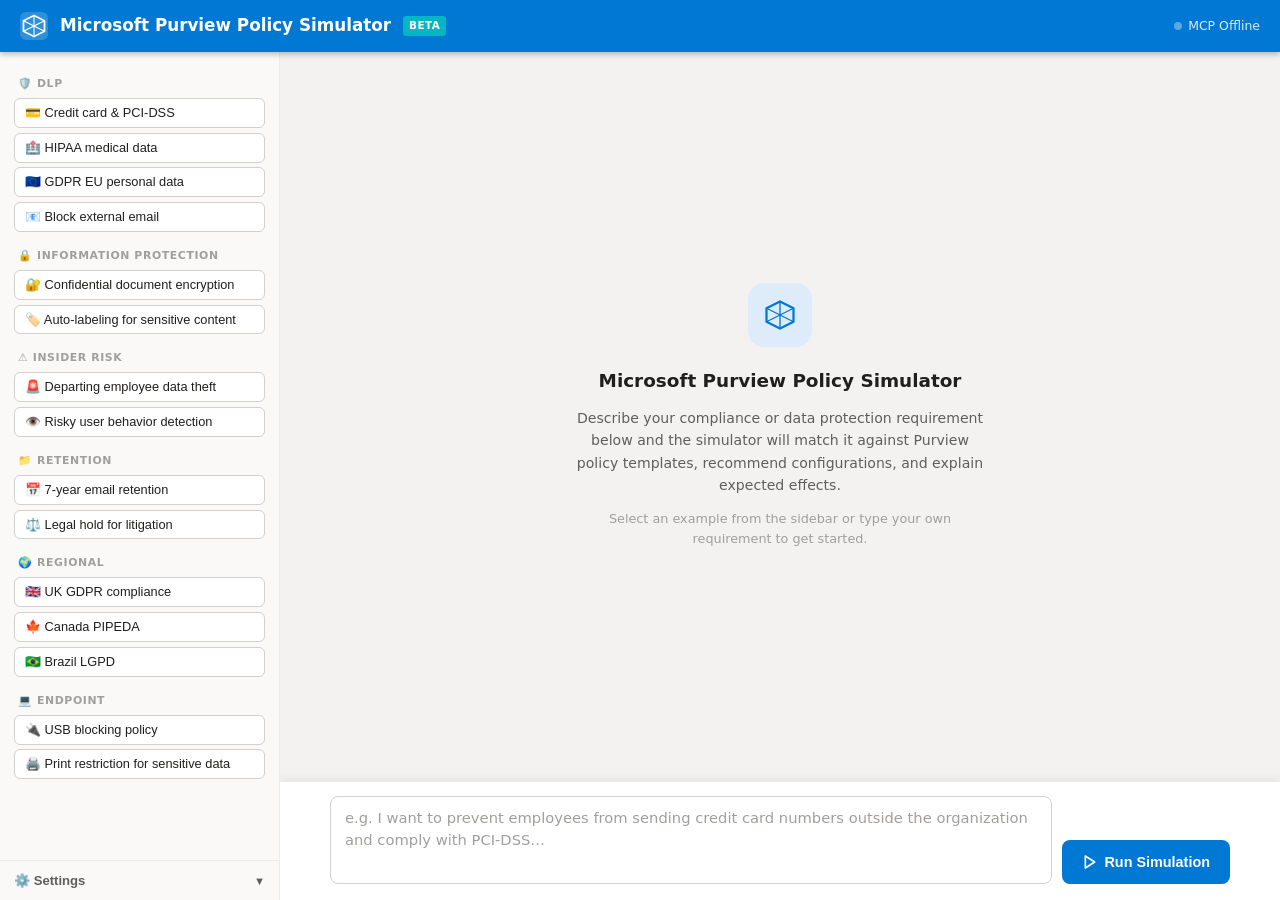
<file: templates/index.html>
<!DOCTYPE html>
<html lang="en">
<head>
  <meta charset="UTF-8" />
  <meta name="viewport" content="width=device-width, initial-scale=1.0" />
  <title>Microsoft Purview Policy Simulator</title>
  <style>
    /* ── Reset & Base ──────────────────────────────────────────────────── */
    *, *::before, *::after { box-sizing: border-box; margin: 0; padding: 0; }

    :root {
      --blue:        #0078d4;
      --blue-dark:   #004578;
      --blue-light:  #deecf9;
      --blue-hover:  #106ebe;
      --accent:      #00b7c3;
      --green:       #107c10;
      --yellow:      #d79b00;
      --orange:      #d83b01;
      --red:         #c50f1f;
      --amber:       #ffaa44;
      --text:        #201f1e;
      --text-sub:    #605e5c;
      --text-muted:  #a19f9d;
      --border:      #edebe9;
      --border-mid:  #d2d0ce;
      --bg:          #f3f2f1;
      --bg-sidebar:  #faf9f8;
      --white:       #ffffff;
      --radius:      8px;
      --shadow-sm:   0 1px 4px rgba(0,0,0,.10);
      --shadow:      0 2px 8px rgba(0,0,0,.12);
      --shadow-md:   0 4px 16px rgba(0,0,0,.14);
      --sidebar-w:   280px;
      --header-h:    52px;
    }

    html, body { height: 100%; overflow: hidden; }

    body {
      font-family: "Segoe UI", system-ui, -apple-system, sans-serif;
      background: var(--bg);
      color: var(--text);
      line-height: 1.5;
      display: flex;
      flex-direction: column;
    }

    /* ── Header ──────────────────────────────────────────────────────── */
    .app-header {
      background: var(--blue);
      color: var(--white);
      height: var(--header-h);
      display: flex;
      align-items: center;
      gap: .75rem;
      padding: 0 1.25rem;
      box-shadow: 0 2px 6px rgba(0,0,0,.28);
      flex-shrink: 0;
      z-index: 200;
    }
    .header-hamburger {
      display: none;
      background: none;
      border: none;
      color: var(--white);
      cursor: pointer;
      padding: 4px;
      border-radius: 4px;
      line-height: 0;
      margin-right: .25rem;
    }
    .header-hamburger:hover { background: rgba(255,255,255,.15); }
    .header-logo { flex-shrink: 0; line-height: 0; }
    .header-title { font-size: 1.05rem; font-weight: 600; white-space: nowrap; }
    .header-beta {
      font-size: .65rem; font-weight: 700;
      background: var(--accent); color: var(--white);
      border-radius: 3px; padding: 2px 6px;
      text-transform: uppercase; letter-spacing: .5px;
      flex-shrink: 0;
    }
    .header-spacer { flex: 1; }
    .mcp-status-indicator {
      display: flex; align-items: center; gap: .4rem;
      font-size: .78rem; color: rgba(255,255,255,.85);
      white-space: nowrap;
    }
    .mcp-dot {
      width: 8px; height: 8px; border-radius: 50%; flex-shrink: 0;
      transition: background .3s;
    }
    .mcp-dot.on  { background: #54d46a; box-shadow: 0 0 4px rgba(84,212,106,.7); }
    .mcp-dot.off { background: rgba(255,255,255,.35); }

    /* ── App Body (below header) ─────────────────────────────────────── */
    .app-body {
      display: flex;
      flex: 1;
      min-height: 0;
      overflow: hidden;
    }

    /* ── Sidebar ──────────────────────────────────────────────────────── */
    .sidebar {
      width: var(--sidebar-w);
      flex-shrink: 0;
      background: var(--bg-sidebar);
      border-right: 1px solid var(--border);
      display: flex;
      flex-direction: column;
      overflow: hidden;
      transition: transform .25s ease, width .25s ease;
      z-index: 150;
    }
    .sidebar-scroll {
      flex: 1;
      overflow-y: auto;
      padding: 1rem .875rem .5rem;
    }
    .sidebar-scroll::-webkit-scrollbar { width: 5px; }
    .sidebar-scroll::-webkit-scrollbar-thumb { background: var(--border-mid); border-radius: 3px; }

    .sidebar-section-label {
      font-size: .68rem; font-weight: 700; text-transform: uppercase;
      letter-spacing: .6px; color: var(--text-muted);
      padding: .5rem .25rem .35rem;
      margin-top: .5rem;
    }
    .sidebar-section-label:first-child { margin-top: 0; }

    .chip-group { display: flex; flex-direction: column; gap: .3rem; margin-bottom: .25rem; }

    .chip {
      font-size: .8rem;
      padding: 5px 10px;
      border: 1px solid var(--border-mid);
      border-radius: 6px;
      cursor: pointer;
      background: var(--white);
      color: var(--text);
      transition: background .12s, border-color .12s, color .12s;
      user-select: none;
      text-align: left;
      line-height: 1.4;
    }
    .chip:hover  { background: var(--blue-light); border-color: var(--blue); color: var(--blue-dark); }
    .chip:focus  { outline: 2px solid var(--blue); outline-offset: 1px; }
    .chip:active { background: #c7e0f4; }

    /* Sidebar settings panel */
    .sidebar-settings {
      border-top: 1px solid var(--border);
      flex-shrink: 0;
    }
    .settings-toggle-btn {
      width: 100%;
      display: flex; align-items: center; justify-content: space-between;
      background: none; border: none; cursor: pointer;
      padding: .75rem .875rem;
      font-size: .82rem; font-weight: 600; color: var(--text-sub);
      transition: background .12s;
    }
    .settings-toggle-btn:hover { background: var(--border); }
    .settings-toggle-btn .s-chevron { transition: transform .2s; font-size: .7rem; }
    .settings-toggle-btn.open .s-chevron { transform: rotate(180deg); }
    .settings-body {
      padding: 0 .875rem .875rem;
      display: none;
    }
    .settings-body.open { display: block; }

    .toggle-row {
      display: flex; align-items: flex-start; gap: .6rem;
      padding: .5rem 0;
    }
    .toggle-switch { position: relative; flex-shrink: 0; width: 40px; height: 22px; }
    .toggle-switch input { opacity: 0; width: 0; height: 0; position: absolute; }
    .toggle-track {
      position: absolute; inset: 0;
      background: var(--border-mid); border-radius: 11px;
      cursor: pointer; transition: background .2s;
    }
    .toggle-track::after {
      content: '';
      position: absolute; left: 3px; top: 3px;
      width: 16px; height: 16px;
      background: var(--white); border-radius: 50%;
      transition: transform .2s;
    }
    .toggle-switch input:checked + .toggle-track { background: var(--blue); }
    .toggle-switch input:checked + .toggle-track::after { transform: translateX(18px); }
    .toggle-switch input:focus-visible + .toggle-track {
      outline: 2px solid var(--blue); outline-offset: 2px;
    }
    .toggle-label { font-size: .8rem; color: var(--text); }
    .toggle-label strong { display: block; font-weight: 600; margin-bottom: 2px; }
    .toggle-label span   { color: var(--text-sub); font-size: .75rem; line-height: 1.3; display: block; }

    .mcp-status-text {
      font-size: .77rem; font-weight: 600; margin-top: .5rem;
      padding: .3rem .6rem; border-radius: 4px;
      display: inline-flex; align-items: center; gap: .35rem;
    }
    .mcp-status-text.on  { color: var(--green); background: #dff6dd; }
    .mcp-status-text.off { color: var(--text-muted); background: var(--bg); }

    /* ── Main content ────────────────────────────────────────────────── */
    .main-content {
      flex: 1;
      display: flex;
      flex-direction: column;
      min-width: 0;
      overflow: hidden;
    }

    /* Results scroll area */
    .results-area {
      flex: 1;
      overflow-y: auto;
      padding: 1.25rem 1.5rem;
      display: flex;
      flex-direction: column;
      gap: 1rem;
    }
    .results-area::-webkit-scrollbar { width: 6px; }
    .results-area::-webkit-scrollbar-thumb { background: var(--border-mid); border-radius: 3px; }

    /* Welcome / empty state */
    .empty-state {
      flex: 1;
      display: flex;
      flex-direction: column;
      align-items: center;
      justify-content: center;
      text-align: center;
      padding: 2rem 1rem;
      color: var(--text-sub);
      gap: .75rem;
      min-height: 300px;
    }
    .empty-state-logo {
      width: 64px; height: 64px;
      background: var(--blue-light);
      border-radius: 16px;
      display: flex; align-items: center; justify-content: center;
      margin-bottom: .5rem;
    }
    .empty-state h2 { font-size: 1.15rem; font-weight: 600; color: var(--text); }
    .empty-state p  { font-size: .88rem; max-width: 420px; line-height: 1.6; }

    /* ── Input dock (bottom) ─────────────────────────────────────────── */
    .input-dock {
      border-top: 1px solid var(--border);
      background: var(--white);
      padding: .875rem 1.5rem 1rem;
      flex-shrink: 0;
      box-shadow: 0 -2px 8px rgba(0,0,0,.06);
    }
    .input-dock-inner {
      display: flex;
      gap: .625rem;
      align-items: flex-end;
      max-width: 900px;
      margin: 0 auto;
    }
    textarea#requirement {
      flex: 1;
      min-height: 68px;
      max-height: 180px;
      padding: .625rem .875rem;
      border: 1.5px solid var(--border-mid);
      border-radius: var(--radius);
      font-size: .92rem;
      font-family: inherit;
      resize: none;
      line-height: 1.5;
      color: var(--text);
      background: var(--white);
      transition: border-color .18s, box-shadow .18s;
      overflow-y: auto;
    }
    textarea#requirement:focus {
      outline: none;
      border-color: var(--blue);
      box-shadow: 0 0 0 3px rgba(0,120,212,.14);
    }
    textarea#requirement::placeholder { color: var(--text-muted); }

    .btn-simulate {
      flex-shrink: 0;
      display: inline-flex; align-items: center; justify-content: center;
      gap: .4rem;
      background: var(--blue); color: var(--white);
      border: none; border-radius: var(--radius);
      padding: .6rem 1.25rem;
      font-size: .9rem; font-weight: 600;
      cursor: pointer;
      transition: background .18s, transform .1s, box-shadow .18s;
      white-space: nowrap;
      height: 44px;
    }
    .btn-simulate:hover:not(:disabled) { background: var(--blue-hover); box-shadow: 0 2px 6px rgba(0,120,212,.3); }
    .btn-simulate:active:not(:disabled) { transform: scale(.97); }
    .btn-simulate:disabled { background: var(--text-muted); cursor: not-allowed; }

    .spinner {
      display: none;
      width: 16px; height: 16px;
      border: 2px solid rgba(255,255,255,.4);
      border-top-color: white;
      border-radius: 50%;
      animation: spin .65s linear infinite;
    }
    @keyframes spin { to { transform: rotate(360deg); } }

    /* ── Result section cards ───────────────────────────────────────── */
    .result-section {
      background: var(--white);
      border-radius: var(--radius);
      box-shadow: var(--shadow-sm);
      border: 1px solid var(--border);
      overflow: hidden;
    }
    .result-section-hdr {
      display: flex; align-items: center; justify-content: space-between;
      padding: .75rem 1rem;
      cursor: pointer; user-select: none;
      border-bottom: 1px solid var(--border);
      background: var(--bg-sidebar);
      transition: background .12s;
    }
    .result-section-hdr:hover { background: var(--blue-light); }
    .result-section-hdr-left {
      display: flex; align-items: center; gap: .5rem;
      font-weight: 700; font-size: .93rem; color: var(--blue-dark);
    }
    .result-section-hdr-left .sec-icon { font-size: 1rem; }
    .result-section-chevron { font-size: .72rem; color: var(--text-muted); transition: transform .22s; }
    .result-section-chevron.open { transform: rotate(180deg); }
    .result-section-body { padding: 1rem; display: none; }
    .result-section-body.open { display: block; }

    /* Summary banner inside Summary card */
    .summary-banner {
      border-radius: 6px;
      padding: .875rem 1rem;
      display: flex; gap: .75rem; align-items: flex-start;
      font-size: .88rem; margin-bottom: .875rem;
    }
    .summary-banner.avail  { background: #dff6dd; border-left: 4px solid var(--green); }
    .summary-banner.custom { background: #fff4ce; border-left: 4px solid var(--amber); }
    .summary-banner .s-icon { font-size: 1.2rem; flex-shrink: 0; line-height: 1.3; }
    .summary-banner .s-body strong { font-weight: 700; display: block; margin-bottom: 3px; color: var(--text); }

    /* Confidence bar */
    .conf-wrap { margin-bottom: .875rem; }
    .conf-hdr  { display: flex; justify-content: space-between; align-items: baseline;
                  font-size: .8rem; font-weight: 600; color: var(--text-sub); margin-bottom: 5px; }
    .conf-hdr .conf-pct { font-size: .92rem; font-weight: 700; }
    .conf-track { height: 10px; background: var(--bg); border-radius: 5px; overflow: hidden; border: 1px solid var(--border); }
    .conf-fill  { height: 100%; border-radius: 5px; width: 0; transition: width .7s cubic-bezier(.4,0,.2,1); }
    .conf-fill.c-green  { background: var(--green); }
    .conf-fill.c-yellow { background: var(--yellow); }
    .conf-fill.c-orange { background: var(--orange); }
    .conf-fill.c-red    { background: var(--red); }
    .conf-note { font-size: .78rem; color: var(--text-sub); margin-top: 4px; font-style: italic; }

    /* Badge row */
    .badge-row { display: flex; flex-wrap: wrap; gap: .35rem; margin-bottom: .5rem; }
    .badge {
      font-size: .72rem; font-weight: 600; padding: 2px 9px;
      border-radius: 12px; display: inline-flex; align-items: center; gap: 3px;
    }
    .badge-blue   { background: var(--blue-light); color: var(--blue-dark); }
    .badge-green  { background: #dff6dd; color: #0e600e; }
    .badge-amber  { background: #fff4ce; color: #7a5200; }
    .badge-gray   { background: var(--bg); color: var(--text-sub); border: 1px solid var(--border); }
    .badge-purple { background: #f0e6ff; color: #5a189a; }
    .badge-teal   { background: #e6fbfb; color: #006262; }
    .badge-cat    { background: var(--blue); color: var(--white); }
    .badge-avail  { background: var(--green); color: var(--white); }
    .badge-custom { background: var(--amber); color: #5a3200; }

    /* Sub-label */
    .sub-label {
      font-size: .73rem; font-weight: 700; text-transform: uppercase;
      letter-spacing: .5px; color: var(--text-muted);
      margin: .75rem 0 .3rem;
    }
    .sub-label:first-child { margin-top: 0; }

    /* Gap analysis bullets */
    .gap-list { padding-left: 1.2rem; }
    .gap-list li { font-size: .84rem; color: var(--text-sub); margin-bottom: .25rem; line-height: 1.5; }
    .gap-list li::marker { color: var(--orange); }

    /* Template accordion */
    .tpl-list { display: flex; flex-direction: column; gap: .625rem; }
    .tpl-item { border: 1.5px solid var(--border); border-radius: var(--radius); overflow: hidden; }
    .tpl-hdr {
      background: var(--bg-sidebar);
      padding: .65rem .875rem;
      display: flex; align-items: center; justify-content: space-between; gap: .5rem;
      cursor: pointer; user-select: none;
      transition: background .12s;
    }
    .tpl-hdr:hover { background: var(--blue-light); }
    .tpl-hdr-left  { display: flex; align-items: center; gap: .5rem; min-width: 0; }
    .tpl-name      { font-weight: 700; font-size: .88rem; color: var(--text); white-space: nowrap; overflow: hidden; text-overflow: ellipsis; }
    .tpl-hdr-right { display: flex; align-items: center; gap: .4rem; flex-shrink: 0; }
    .tpl-chevron   { font-size: .68rem; color: var(--text-muted); transition: transform .22s; }
    .tpl-chevron.open { transform: rotate(180deg); }
    .tpl-body { padding: .875rem; display: none; }
    .tpl-body.open { display: block; }

    .tpl-desc { font-size: .84rem; color: var(--text-sub); margin-bottom: .625rem; line-height: 1.55; }

    .mini-conf { margin: .5rem 0 .75rem; }
    .mini-conf .mini-track { height: 7px; background: var(--bg); border-radius: 4px; overflow: hidden; border: 1px solid var(--border); }
    .mini-conf .mini-fill  { height: 100%; border-radius: 4px; transition: width .6s cubic-bezier(.4,0,.2,1); }

    .tag-row { display: flex; flex-wrap: wrap; gap: .3rem; margin-top: .25rem; }
    .tag {
      font-size: .74rem; padding: 2px 9px; border-radius: 10px;
      background: var(--bg); border: 1px solid var(--border); color: var(--text);
    }

    .sits-list  { font-size: .83rem; color: var(--text); padding-left: 1.1rem; }
    .sits-list li { margin-bottom: .2rem; }

    .effect-list, .steps-list { padding-left: 1.1rem; }
    .effect-list li, .steps-list li { font-size: .84rem; color: var(--text); margin-bottom: .3rem; line-height: 1.5; }
    .effect-list li::marker { color: var(--blue); }
    .steps-list  li::marker  { color: var(--accent); }

    /* Config steps */
    .cfg-list { display: flex; flex-direction: column; gap: .625rem; }
    .cfg-item { border: 1.5px solid var(--border); border-radius: var(--radius); overflow: hidden; }
    .cfg-hdr {
      background: var(--bg-sidebar); padding: .65rem .875rem;
      display: flex; align-items: center; justify-content: space-between; gap: .5rem;
      cursor: pointer; user-select: none; transition: background .12s;
    }
    .cfg-hdr:hover { background: var(--blue-light); }
    .cfg-name { font-weight: 700; font-size: .88rem; }
    .cfg-chevron { font-size: .68rem; color: var(--text-muted); transition: transform .22s; }
    .cfg-chevron.open { transform: rotate(180deg); }
    .cfg-body { padding: .875rem; display: none; }
    .cfg-body.open { display: block; }

    /* Numbered step */
    .step-item { display: flex; gap: .6rem; margin-bottom: .5rem; align-items: flex-start; }
    .step-num {
      flex-shrink: 0; width: 22px; height: 22px;
      background: var(--blue); color: var(--white);
      border-radius: 50%; font-size: .72rem; font-weight: 700;
      display: flex; align-items: center; justify-content: center;
      margin-top: 1px;
    }
    .step-text { font-size: .84rem; color: var(--text); line-height: 1.5; }

    /* Docs card */
    .doc-list { display: flex; flex-direction: column; gap: .5rem; }
    .doc-item {
      border: 1px solid var(--border); border-radius: 6px;
      padding: .625rem .75rem; background: var(--bg-sidebar);
    }
    .doc-link { color: var(--blue); font-size: .85rem; font-weight: 600; text-decoration: none; word-break: break-word; }
    .doc-link:hover { text-decoration: underline; }
    .doc-excerpt { font-size: .78rem; color: var(--text-sub); margin-top: 3px; line-height: 1.45; }
    .doc-source  { font-size: .72rem; color: var(--text-muted); margin-top: 4px; }

    /* Code samples */
    .code-block {
      background: #1e1e1e; color: #d4d4d4;
      border-radius: 6px; padding: .75rem 1rem;
      font-family: "Cascadia Code", "Consolas", monospace;
      font-size: .8rem; overflow-x: auto; white-space: pre;
      margin-bottom: .5rem; line-height: 1.55;
    }

    /* Troubleshooting */
    .tip-list { display: flex; flex-direction: column; gap: .5rem; }
    .tip-item {
      display: flex; gap: .5rem; align-items: flex-start;
      border: 1px solid var(--border); border-radius: 6px;
      padding: .6rem .75rem; background: var(--bg-sidebar);
    }
    .tip-icon { flex-shrink: 0; font-size: 1rem; line-height: 1.4; }
    .tip-text { font-size: .84rem; color: var(--text); line-height: 1.5; }

    /* Error banner */
    .error-banner {
      background: #fde7e9; border-left: 4px solid var(--red);
      border-radius: var(--radius); padding: .75rem 1rem;
      font-size: .88rem; color: var(--red); font-weight: 500;
      display: flex; align-items: flex-start; gap: .5rem;
    }

    /* Sidebar overlay for mobile */
    .sidebar-overlay {
      display: none;
      position: fixed; inset: 0;
      background: rgba(0,0,0,.4);
      z-index: 140;
    }

    /* ── Responsive ─────────────────────────────────────────────────── */
    @media (max-width: 767px) {
      .header-hamburger { display: flex; }
      .sidebar {
        position: fixed;
        top: var(--header-h); left: 0; bottom: 0;
        transform: translateX(-100%);
        box-shadow: var(--shadow-md);
      }
      .sidebar.open { transform: translateX(0); }
      .sidebar-overlay.visible { display: block; }
      .main-content { width: 100%; }
      .results-area { padding: 1rem .875rem; }
      .input-dock { padding: .75rem .875rem .875rem; }
      .header-title { font-size: .92rem; }
    }
    @media (max-width: 479px) {
      .btn-simulate span.btn-label { display: none; }
    }

    /* Visually hidden (screen-reader only) */
    .sr-only {
      position: absolute; width: 1px; height: 1px;
      overflow: hidden; clip: rect(0,0,0,0); white-space: nowrap;
    }
  </style>
</head>
<body>

<!-- ── Header ─────────────────────────────────────────────────────────────── -->
<header class="app-header" role="banner">
  <button class="header-hamburger" id="hamburgerBtn" aria-label="Toggle sidebar navigation" aria-expanded="false" aria-controls="sidebar">
    <svg width="20" height="20" viewBox="0 0 24 24" fill="none" stroke="currentColor" stroke-width="2.2" stroke-linecap="round" aria-hidden="true">
      <line x1="3" y1="6"  x2="21" y2="6"/><line x1="3" y1="12" x2="21" y2="12"/><line x1="3" y1="18" x2="21" y2="18"/>
    </svg>
  </button>
  <div class="header-logo" aria-hidden="true">
    <svg width="28" height="28" viewBox="0 0 32 32" fill="none" xmlns="http://www.w3.org/2000/svg">
      <rect width="32" height="32" rx="7" fill="white" fill-opacity=".18"/>
      <path d="M16 4L28 10V22L16 28L4 22V10L16 4Z" stroke="white" stroke-width="2" stroke-linejoin="round"/>
      <path d="M16 4V28M4 10L28 22M28 10L4 22" stroke="white" stroke-width="1.2" stroke-linecap="round"/>
    </svg>
  </div>
  <span class="header-title">Microsoft Purview Policy Simulator</span>
  <span class="header-beta" aria-label="Beta version">Beta</span>
  <div class="header-spacer"></div>
  <div class="mcp-status-indicator" id="headerMcpStatus" aria-live="polite">
    <span class="mcp-dot off" id="headerMcpDot" aria-hidden="true"></span>
    <span id="headerMcpLabel">MCP Offline</span>
  </div>
</header>

<!-- ── App Body ───────────────────────────────────────────────────────────── -->
<div class="app-body">

  <!-- Sidebar overlay (mobile) -->
  <div class="sidebar-overlay" id="sidebarOverlay" aria-hidden="true"></div>

  <!-- ── Sidebar ────────────────────────────────────────────────────────── -->
  <nav class="sidebar" id="sidebar" aria-label="Example prompts and settings">
    <div class="sidebar-scroll" role="list" aria-label="Example prompt categories">

      <div class="sidebar-section-label">🛡️ DLP</div>
      <div class="chip-group">
        <button class="chip" role="listitem" data-example="Block employees from emailing credit card numbers or bank account numbers to external recipients. We need PCI-DSS compliance.">💳 Credit card &amp; PCI-DSS</button>
        <button class="chip" role="listitem" data-example="Prevent sharing of patient medical records and health insurance information outside the organization to comply with HIPAA.">🏥 HIPAA medical data</button>
        <button class="chip" role="listitem" data-example="Protect personal data of EU residents such as passport numbers and national ID numbers to comply with GDPR.">🇪🇺 GDPR EU personal data</button>
        <button class="chip" role="listitem" data-example="Block all outbound email to external recipients that contains sensitive business data or confidential documents.">📧 Block external email</button>
      </div>

      <div class="sidebar-section-label">🔒 Information Protection</div>
      <div class="chip-group">
        <button class="chip" role="listitem" data-example="Classify and encrypt all confidential documents and emails so only authorized internal users can open them.">🔐 Confidential document encryption</button>
        <button class="chip" role="listitem" data-example="Automatically apply sensitivity labels to emails and documents that contain sensitive content such as financial data or personal information.">🏷️ Auto-labeling for sensitive content</button>
      </div>

      <div class="sidebar-section-label">⚠️ Insider Risk</div>
      <div class="chip-group">
        <button class="chip" role="listitem" data-example="Prevent employees on the HR termination list from exfiltrating sensitive data via USB drives, email, or OneDrive.">🚨 Departing employee data theft</button>
        <button class="chip" role="listitem" data-example="Detect risky user behavior such as mass downloads, unusual access patterns, and data exfiltration attempts by current employees.">👁️ Risky user behavior detection</button>
      </div>

      <div class="sidebar-section-label">📁 Retention</div>
      <div class="chip-group">
        <button class="chip" role="listitem" data-example="Retain all emails and SharePoint documents for 7 years for legal and regulatory compliance purposes.">📅 7-year email retention</button>
        <button class="chip" role="listitem" data-example="Apply a legal hold to all mailboxes and SharePoint sites involved in active litigation to preserve all content.">⚖️ Legal hold for litigation</button>
      </div>

      <div class="sidebar-section-label">🌍 Regional</div>
      <div class="chip-group">
        <button class="chip" role="listitem" data-example="Implement data protection controls to comply with UK GDPR requirements for personal data of UK residents.">🇬🇧 UK GDPR compliance</button>
        <button class="chip" role="listitem" data-example="Protect personal information of Canadian residents in compliance with PIPEDA requirements.">🍁 Canada PIPEDA</button>
        <button class="chip" role="listitem" data-example="Implement data protection policies for personal data of Brazilian residents to comply with LGPD.">🇧🇷 Brazil LGPD</button>
      </div>

      <div class="sidebar-section-label">💻 Endpoint</div>
      <div class="chip-group">
        <button class="chip" role="listitem" data-example="Block users from copying sensitive data to USB drives or external storage devices on managed endpoints.">🔌 USB blocking policy</button>
        <button class="chip" role="listitem" data-example="Restrict printing of documents containing sensitive information such as financial data or personal identifiers.">🖨️ Print restriction for sensitive data</button>
      </div>

    </div><!-- /sidebar-scroll -->

    <!-- Settings panel -->
    <div class="sidebar-settings">
      <button class="settings-toggle-btn" id="settingsToggleBtn" aria-expanded="false" aria-controls="settingsBody">
        <span>⚙️ Settings</span>
        <span class="s-chevron">▼</span>
      </button>
      <div class="settings-body" id="settingsBody" role="region" aria-label="Settings">
        <div class="toggle-row">
          <label class="toggle-switch" aria-label="Enable Live Microsoft Learn Documentation">
            <input type="checkbox" id="mcpToggle" />
            <span class="toggle-track"></span>
          </label>
          <div class="toggle-label">
            <strong>Enable Live Microsoft Learn Docs</strong>
            <span>Enriches results with official Microsoft Learn docs via MCP</span>
          </div>
        </div>
        <div id="mcpStatusText" class="mcp-status-text off" aria-live="polite">
          <span>○</span> <span id="mcpStatusLabel">Offline</span>
        </div>
      </div>
    </div>
  </nav><!-- /sidebar -->

  <!-- ── Main content ─────────────────────────────────────────────────────── -->
  <main class="main-content" aria-label="Policy simulation workspace">

    <!-- Results scroll area -->
    <div class="results-area" id="resultsArea" role="region" aria-live="polite" aria-label="Simulation results">

      <!-- Welcome / empty state (hidden once results arrive) -->
      <div class="empty-state" id="emptyState">
        <div class="empty-state-logo" aria-hidden="true">
          <svg width="36" height="36" viewBox="0 0 32 32" fill="none" xmlns="http://www.w3.org/2000/svg">
            <path d="M16 4L28 10V22L16 28L4 22V10L16 4Z" stroke="#0078d4" stroke-width="2" stroke-linejoin="round"/>
            <path d="M16 4V28M4 10L28 22M28 10L4 22" stroke="#0078d4" stroke-width="1.2" stroke-linecap="round"/>
          </svg>
        </div>
        <h2>Microsoft Purview Policy Simulator</h2>
        <p>Describe your compliance or data protection requirement below and the simulator will match it against Purview policy templates, recommend configurations, and explain expected effects.</p>
        <p style="font-size:.8rem;color:var(--text-muted);">Select an example from the sidebar or type your own requirement to get started.</p>
      </div>

    </div><!-- /resultsArea -->

    <!-- Input dock -->
    <div class="input-dock">
      <div class="input-dock-inner">
        <label for="requirement" class="sr-only">Policy requirement description</label>
        <textarea
          id="requirement"
          placeholder="e.g. I want to prevent employees from sending credit card numbers outside the organization and comply with PCI-DSS…"
          aria-label="Policy requirement description"
          rows="3"
        ></textarea>
        <button class="btn-simulate" id="simulateBtn" aria-label="Run policy simulation">
          <span class="spinner" id="spinner" aria-hidden="true"></span>
          <svg id="btnIcon" width="16" height="16" viewBox="0 0 24 24" fill="none"
            stroke="currentColor" stroke-width="2.5" stroke-linecap="round" stroke-linejoin="round" aria-hidden="true">
            <polygon points="5 3 19 12 5 21 5 3"/>
          </svg>
          <span class="btn-label">Run Simulation</span>
        </button>
      </div>
    </div>

  </main><!-- /main-content -->

</div><!-- /app-body -->

<script>
/* ━━━━━━━━━━━━━━━━━━━━━━━━━━━━ HELPERS ━━━━━━━━━━━━━━━━━━━━━━━━━━━━ */
function escapeHtml(s) {
  return String(s == null ? '' : s)
    .replace(/&/g,'&amp;').replace(/</g,'&lt;').replace(/>/g,'&gt;').replace(/"/g,'&quot;');
}

function uid() { return 'i' + Math.random().toString(36).slice(2,9); }

/* Map confidence value → CSS class */
function confClass(v) {
  if (v >= 85) return 'c-green';
  if (v >= 60) return 'c-yellow';
  if (v >= 30) return 'c-orange';
  return 'c-red';
}
function confLabel(v) {
  if (v >= 85) return 'High confidence';
  if (v >= 60) return 'Moderate confidence';
  if (v >= 30) return 'Low confidence';
  return 'Very low confidence';
}

/* Extract first URL from a block of text */
function extractUrl(text) {
  const m = text.match(/https?:\/\/[^\s\)\"\']+/);
  return m ? m[0] : null;
}

/* Toggle generic accordion (section, template, config) */
function togglePanel(bodyId, chevronId, headerEl) {
  const body    = document.getElementById(bodyId);
  const chevron = document.getElementById(chevronId);
  const isOpen  = body.classList.toggle('open');
  chevron.classList.toggle('open', isOpen);
  if (headerEl) headerEl.setAttribute('aria-expanded', String(isOpen));
}

/* ━━━━━━━━━━━━━━━━━━━━━━━━━━ BUILD HELPERS ━━━━━━━━━━━━━━━━━━━━━━━━━ */

/* Collapsible top-level section card */
function makeSection(icon, title, bodyHtml, startOpen = false) {
  const id = uid();
  const openClass = startOpen ? ' open' : '';
  return `
  <div class="result-section" role="region" aria-label="${escapeHtml(title)}">
    <div class="result-section-hdr" role="button" tabindex="0"
      aria-expanded="${startOpen}" aria-controls="${id}-body"
      onclick="togglePanel('${id}-body','${id}-chv',this)"
      onkeydown="if(event.key==='Enter'||event.key===' '){togglePanel('${id}-body','${id}-chv',this);event.preventDefault();}">
      <div class="result-section-hdr-left">
        <span class="sec-icon" aria-hidden="true">${icon}</span>
        ${escapeHtml(title)}
      </div>
      <span class="result-section-chevron${startOpen ? ' open' : ''}" id="${id}-chv" aria-hidden="true">▼</span>
    </div>
    <div class="result-section-body${openClass}" id="${id}-body">${bodyHtml}</div>
  </div>`;
}

/* Confidence bar HTML */
function makeConfBar(value, label) {
  const cls = confClass(value);
  const lbl = confLabel(value);
  return `
  <div class="conf-wrap">
    <div class="conf-hdr">
      <span>${escapeHtml(label)}</span>
      <span class="conf-pct">${value}%</span>
    </div>
    <div class="conf-track"><div class="conf-fill ${cls}" style="width:${value}%" data-target="${value}%"></div></div>
    <div class="conf-note">${lbl}</div>
  </div>`;
}

/* Mini confidence bar (inside template accordion) */
function makeMiniBar(value) {
  const cls = confClass(value);
  return `<div class="mini-conf">
    <div class="mini-track"><div class="mini-fill ${cls}" style="width:${value}%" data-target="${value}%"></div></div>
  </div>`;
}

/* ━━━━━━━━━━━━━━━━━━━━━━━━ SECTION BUILDERS ━━━━━━━━━━━━━━━━━━━━━━━━ */

/* 1 — Summary card */
function buildSummarySection(data) {
  const isCustom     = !!data.requires_custom;
  const bannerCls    = isCustom ? 'custom' : 'avail';
  const bannerIcon   = isCustom ? '⚠️' : '✅';
  const bannerTitle  = isCustom ? 'Custom Policy Required' : 'Template Available';

  /* Intents */
  const intents = (data.intents || []);
  const intentsHtml = intents.length
    ? `<div class="sub-label">Detected Intents</div>
       <div class="badge-row">${intents.map(i=>`<span class="badge badge-blue">${escapeHtml(i)}</span>`).join('')}</div>`
    : '';

  /* Entities */
  const ent = data.entities || {};
  const allEnt = [
    ...(ent.frameworks  || []).map(e=>`<span class="badge badge-purple">${escapeHtml(e)}</span>`),
    ...(ent.data_types  || []).map(e=>`<span class="badge badge-teal">${escapeHtml(e)}</span>`),
    ...(ent.workloads   || []).map(e=>`<span class="badge badge-gray">${escapeHtml(e)}</span>`),
    ...(ent.risk_scenarios||[]).map(e=>`<span class="badge badge-amber">${escapeHtml(e)}</span>`),
  ];
  const entitiesHtml = allEnt.length
    ? `<div class="sub-label">Detected Entities</div>
       <div class="badge-row">${allEnt.join('')}</div>`
    : '';

  /* Keywords */
  const kws = (data.matched_keywords || []);
  const kwHtml = kws.length
    ? `<div class="sub-label">Matched Keywords</div>
       <div class="badge-row">${kws.map(k=>`<span class="badge badge-gray">${escapeHtml(k)}</span>`).join('')}</div>`
    : '';

  /* Confidence reasoning */
  const reasonHtml = data.confidence_reasoning
    ? `<div class="sub-label">Confidence Reasoning</div>
       <p style="font-size:.82rem;color:var(--text-sub);line-height:1.5;">${escapeHtml(data.confidence_reasoning)}</p>`
    : '';

  /* Combination note */
  const comboHtml = data.combination_note
    ? `<div class="sub-label">Combination Note</div>
       <p style="font-size:.82rem;color:var(--text-sub);line-height:1.5;">${escapeHtml(data.combination_note)}</p>`
    : '';

  /* Gap analysis */
  const gaps = (data.coverage_gaps || []);
  const gapsHtml = (isCustom && gaps.length)
    ? `<div class="sub-label">Gap Analysis</div>
       <ul class="gap-list">${gaps.map(g=>`<li>${escapeHtml(g)}</li>`).join('')}</ul>`
    : '';

  const body = `
    <div class="summary-banner ${bannerCls}">
      <span class="s-icon" aria-hidden="true">${bannerIcon}</span>
      <div class="s-body">
        <strong>${bannerTitle}</strong>
        ${escapeHtml(data.summary || '')}
      </div>
    </div>
    ${makeConfBar(data.overall_confidence || 0, 'Overall Confidence Score')}
    ${intentsHtml}
    ${entitiesHtml}
    ${kwHtml}
    ${reasonHtml}
    ${comboHtml}
    ${gapsHtml}
  `;
  return makeSection('📊', 'Simulation Summary', body, true);
}

/* 2 — Template Matches card */
function buildTemplatesSection(data) {
  const templates = data.matched_templates || [];
  if (!templates.length) return '';

  const items = templates.map(tpl => {
    const id   = uid();
    const avail = tpl.template_available;

    /* Workloads */
    const wls = (tpl.workloads || []).map(w=>`<span class="tag">${escapeHtml(w)}</span>`).join('');

    /* SITs */
    const sitsHtml = (tpl.sensitive_info_types || []).length
      ? `<div class="sub-label">Sensitive Information Types</div>
         <ul class="sits-list">${tpl.sensitive_info_types.map(s=>`<li>${escapeHtml(s)}</li>`).join('')}</ul>`
      : '';

    /* Actions */
    const actionsHtml = (tpl.default_actions || []).length
      ? `<div class="sub-label">Default Actions</div>
         <ul class="effect-list">${tpl.default_actions.map(a=>`<li>${escapeHtml(a)}</li>`).join('')}</ul>`
      : '';

    /* Effects */
    const effectsHtml = (tpl.expected_effects || []).length
      ? `<div class="sub-label">Expected Effects</div>
         <ul class="effect-list">${tpl.expected_effects.map(e=>`<li>${escapeHtml(e)}</li>`).join('')}</ul>`
      : '';

    /* Matched keywords */
    const mkw = (tpl.matched_keywords || []);
    const mkwHtml = mkw.length
      ? `<div class="sub-label">Matched Keywords</div>
         <div class="badge-row">${mkw.map(k=>`<span class="badge badge-gray">${escapeHtml(k)}</span>`).join('')}</div>`
      : '';

    const catStr = tpl.category + (tpl.subcategory ? ' › ' + tpl.subcategory : '');

    return `
    <div class="tpl-item">
      <div class="tpl-hdr" role="button" tabindex="0"
        aria-expanded="false" aria-controls="${id}-body"
        onclick="togglePanel('${id}-body','${id}-chv',this)"
        onkeydown="if(event.key==='Enter'||event.key===' '){togglePanel('${id}-body','${id}-chv',this);event.preventDefault();}">
        <div class="tpl-hdr-left">
          <span class="badge badge-cat">${escapeHtml(catStr)}</span>
          <span class="tpl-name">${escapeHtml(tpl.name)}</span>
        </div>
        <div class="tpl-hdr-right">
          <span class="badge ${avail ? 'badge-avail' : 'badge-custom'}">${avail ? 'Template Available' : 'Custom Required'}</span>
          <span class="tpl-chevron" id="${id}-chv" aria-hidden="true">▼</span>
        </div>
      </div>
      <div class="tpl-body" id="${id}-body">
        <p class="tpl-desc">${escapeHtml(tpl.description || '')}</p>
        ${makeConfBar(tpl.confidence || 0, 'Template Confidence')}
        <div class="sub-label">Workloads</div>
        <div class="tag-row">${wls}</div>
        ${sitsHtml}
        ${actionsHtml}
        ${effectsHtml}
        ${mkwHtml}
      </div>
    </div>`;
  }).join('');

  return makeSection('📋', `Template Matches (${templates.length})`, `<div class="tpl-list">${items}</div>`, true);
}

/* 3 — Custom Configuration card */
function buildCustomSection(data) {
  if (!data.requires_custom) return '';
  const cfgs = data.custom_configs || [];
  if (!cfgs.length) return '';

  const items = cfgs.map(cfg => {
    const id = uid();
    const stepsHtml = (cfg.configuration_steps || [])
      .map((s, i) => `<div class="step-item"><span class="step-num">${i+1}</span><span class="step-text">${escapeHtml(s)}</span></div>`)
      .join('');
    const whenHtml = cfg.when_to_use
      ? `<div class="sub-label">When to Use</div>
         <p style="font-size:.83rem;color:var(--text-sub);line-height:1.5;margin-bottom:.5rem;">${escapeHtml(cfg.when_to_use)}</p>`
      : '';
    return `
    <div class="cfg-item">
      <div class="cfg-hdr" role="button" tabindex="0"
        aria-expanded="false" aria-controls="${id}-body"
        onclick="togglePanel('${id}-body','${id}-chv',this)"
        onkeydown="if(event.key==='Enter'||event.key===' '){togglePanel('${id}-body','${id}-chv',this);event.preventDefault();}">
        <span class="cfg-name">${escapeHtml(cfg.name || 'Configuration')}</span>
        <span class="cfg-chevron" id="${id}-chv" aria-hidden="true">▼</span>
      </div>
      <div class="cfg-body" id="${id}-body">
        <p style="font-size:.83rem;color:var(--text-sub);line-height:1.5;margin-bottom:.625rem;">${escapeHtml(cfg.description || '')}</p>
        ${whenHtml}
        <div class="sub-label">Implementation Steps</div>
        ${stepsHtml}
      </div>
    </div>`;
  }).join('');

  return makeSection('🔧', 'Custom Configuration', `<div class="cfg-list">${items}</div>`);
}

/* 4 — Documentation Links card */
function buildDocsSection(data) {
  const docs = data.mcp_docs || [];
  if (!docs.length) return '';

  const items = docs.map(doc => {
    const text = (doc.text || '').trim();
    if (!text) return '';
    const url  = extractUrl(text);
    const excerpt = text.replace(/https?:\/\/[^\s]+/g, '').trim().slice(0, 200);
    return `
    <div class="doc-item">
      ${url ? `<a class="doc-link" href="${escapeHtml(url)}" target="_blank" rel="noopener noreferrer">${escapeHtml(url)}</a>` : ''}
      ${excerpt ? `<div class="doc-excerpt">${escapeHtml(excerpt)}${excerpt.length >= 200 ? '…' : ''}</div>` : ''}
      <div class="doc-source">from Microsoft Learn via MCP</div>
    </div>`;
  }).filter(Boolean).join('');

  if (!items) return '';
  return makeSection('📚', 'Documentation Links', `<div class="doc-list">${items}</div>`);
}

/* 5 — Code Samples card */
function buildCodeSection(data) {
  const samples = data.mcp_code_samples || [];
  if (!samples.length) return '';

  const blocks = samples.map(s => {
    const text = (s.text || '').trim();
    if (!text) return '';
    return `<pre class="code-block" tabindex="0" aria-label="Code sample">${escapeHtml(text)}</pre>`;
  }).filter(Boolean).join('');

  if (!blocks) return '';
  return makeSection('⚡', 'Code Samples', blocks);
}

/* 6 — Troubleshooting Tips card */
function buildTroubleshootingSection(data) {
  const templates = data.matched_templates || [];
  const tips = templates.flatMap(t => t.troubleshooting_tips || []).filter(Boolean);
  if (!tips.length) return '';

  const items = tips.map(tip =>
    `<div class="tip-item"><span class="tip-icon" aria-hidden="true">💡</span><span class="tip-text">${escapeHtml(tip)}</span></div>`
  ).join('');

  return makeSection('🔍', 'Troubleshooting Tips', `<div class="tip-list">${items}</div>`);
}

/* ━━━━━━━━━━━━━━━━━━━━━━━━━━ MAIN RENDER ━━━━━━━━━━━━━━━━━━━━━━━━━━━ */
function renderResults(data) {
  const area = document.getElementById('resultsArea');

  /* Hide empty state */
  const es = document.getElementById('emptyState');
  if (es) es.style.display = 'none';

  /* Remove previous result sections */
  area.querySelectorAll('.result-section, .error-banner').forEach(el => el.remove());

  const sections = [
    buildSummarySection(data),
    buildTemplatesSection(data),
    buildCustomSection(data),
    buildDocsSection(data),
    buildCodeSection(data),
    buildTroubleshootingSection(data),
  ].filter(Boolean).join('');

  area.insertAdjacentHTML('beforeend', sections);

  /* Animate confidence bars after DOM insertion */
  requestAnimationFrame(() => {
    area.querySelectorAll('.conf-fill, .mini-fill').forEach(el => {
      const target = el.dataset.target || el.style.width || '0%';
      el.style.width = '0%';
      requestAnimationFrame(() => { el.style.width = target; });
    });
  });

  /* Scroll results area to top */
  area.scrollTop = 0;
}

function renderError(msg) {
  const area = document.getElementById('resultsArea');
  const es   = document.getElementById('emptyState');
  if (es) es.style.display = 'none';
  area.querySelectorAll('.result-section, .error-banner').forEach(el => el.remove());
  area.insertAdjacentHTML('beforeend',
    `<div class="error-banner" role="alert"><span aria-hidden="true">❌</span> ${escapeHtml(msg)}</div>`);
  area.scrollTop = 0;
}

/* ━━━━━━━━━━━━━━━━━━━━━━━━ SIMULATE BUTTON ━━━━━━━━━━━━━━━━━━━━━━━━━ */
let useMcp = false;

document.getElementById('simulateBtn').addEventListener('click', async () => {
  const req = document.getElementById('requirement').value.trim();
  if (!req) { document.getElementById('requirement').focus(); return; }

  const btn     = document.getElementById('simulateBtn');
  const spinner = document.getElementById('spinner');
  const btnIcon = document.getElementById('btnIcon');

  btn.disabled            = true;
  spinner.style.display   = 'block';
  btnIcon.style.display   = 'none';

  try {
    const resp = await fetch('/api/simulate', {
      method:  'POST',
      headers: { 'Content-Type': 'application/json' },
      body:    JSON.stringify({ requirement: req, use_mcp: useMcp }),
    });
    const data = await resp.json();
    if (!resp.ok) throw new Error(data.error || 'Simulation failed. Please try again.');
    renderResults(data);
  } catch (err) {
    renderError(err.message);
  } finally {
    btn.disabled          = false;
    spinner.style.display = 'none';
    btnIcon.style.display = 'block';
  }
});

/* Submit on Ctrl+Enter / Cmd+Enter */
document.getElementById('requirement').addEventListener('keydown', e => {
  if (e.key === 'Enter' && (e.ctrlKey || e.metaKey)) {
    e.preventDefault();
    document.getElementById('simulateBtn').click();
  }
});

/* ━━━━━━━━━━━━━━━━━━━━━━━━━ EXAMPLE CHIPS ━━━━━━━━━━━━━━━━━━━━━━━━━━ */
document.querySelectorAll('.chip[data-example]').forEach(chip => {
  const fill = () => {
    const ta = document.getElementById('requirement');
    ta.value = chip.dataset.example;
    ta.focus();
    /* On mobile, close sidebar after selection */
    closeSidebar();
    /* Scroll textarea into view */
    ta.scrollIntoView({ behavior: 'smooth', block: 'nearest' });
  };
  chip.addEventListener('click', fill);
  chip.addEventListener('keydown', e => { if (e.key === 'Enter' || e.key === ' ') { e.preventDefault(); fill(); } });
});

/* ━━━━━━━━━━━━━━━━━━━━━━━━━━ MCP TOGGLE ━━━━━━━━━━━━━━━━━━━━━━━━━━━━ */
function updateMcpUi(enabled) {
  useMcp = enabled;

  /* Header dot */
  const dot   = document.getElementById('headerMcpDot');
  const label = document.getElementById('headerMcpLabel');
  dot.className   = 'mcp-dot ' + (enabled ? 'on' : 'off');
  label.textContent = enabled ? 'MCP Connected' : 'MCP Offline';

  /* Sidebar status text */
  const st  = document.getElementById('mcpStatusText');
  const stl = document.getElementById('mcpStatusLabel');
  st.className      = 'mcp-status-text ' + (enabled ? 'on' : 'off');
  st.firstElementChild.textContent = enabled ? '●' : '○';
  stl.textContent   = enabled ? 'Connected' : 'Offline';
}

document.getElementById('mcpToggle').addEventListener('change', e => {
  updateMcpUi(e.target.checked);
});

/* ━━━━━━━━━━━━━━━━━━━━━━━━ SETTINGS PANEL ━━━━━━━━━━━━━━━━━━━━━━━━━━ */
document.getElementById('settingsToggleBtn').addEventListener('click', () => {
  const btn  = document.getElementById('settingsToggleBtn');
  const body = document.getElementById('settingsBody');
  const open = body.classList.toggle('open');
  btn.classList.toggle('open', open);
  btn.setAttribute('aria-expanded', String(open));
});

/* ━━━━━━━━━━━━━━━━━━━━━━━━ SIDEBAR (MOBILE) ━━━━━━━━━━━━━━━━━━━━━━━━ */
function openSidebar() {
  const sb  = document.getElementById('sidebar');
  const ov  = document.getElementById('sidebarOverlay');
  const hbr = document.getElementById('hamburgerBtn');
  sb.classList.add('open');
  ov.classList.add('visible');
  ov.setAttribute('aria-hidden', 'false');
  hbr.setAttribute('aria-expanded', 'true');
  sb.querySelector('.chip')?.focus();
}

function closeSidebar() {
  const sb  = document.getElementById('sidebar');
  const ov  = document.getElementById('sidebarOverlay');
  const hbr = document.getElementById('hamburgerBtn');
  if (!sb.classList.contains('open')) return;
  sb.classList.remove('open');
  ov.classList.remove('visible');
  ov.setAttribute('aria-hidden', 'true');
  hbr.setAttribute('aria-expanded', 'false');
  hbr.focus();
}

document.getElementById('hamburgerBtn').addEventListener('click', () => {
  document.getElementById('sidebar').classList.contains('open') ? closeSidebar() : openSidebar();
});

document.getElementById('sidebarOverlay').addEventListener('click', closeSidebar);

document.addEventListener('keydown', e => {
  if (e.key === 'Escape') closeSidebar();
});
</script>
</body>
</html>
</file>
